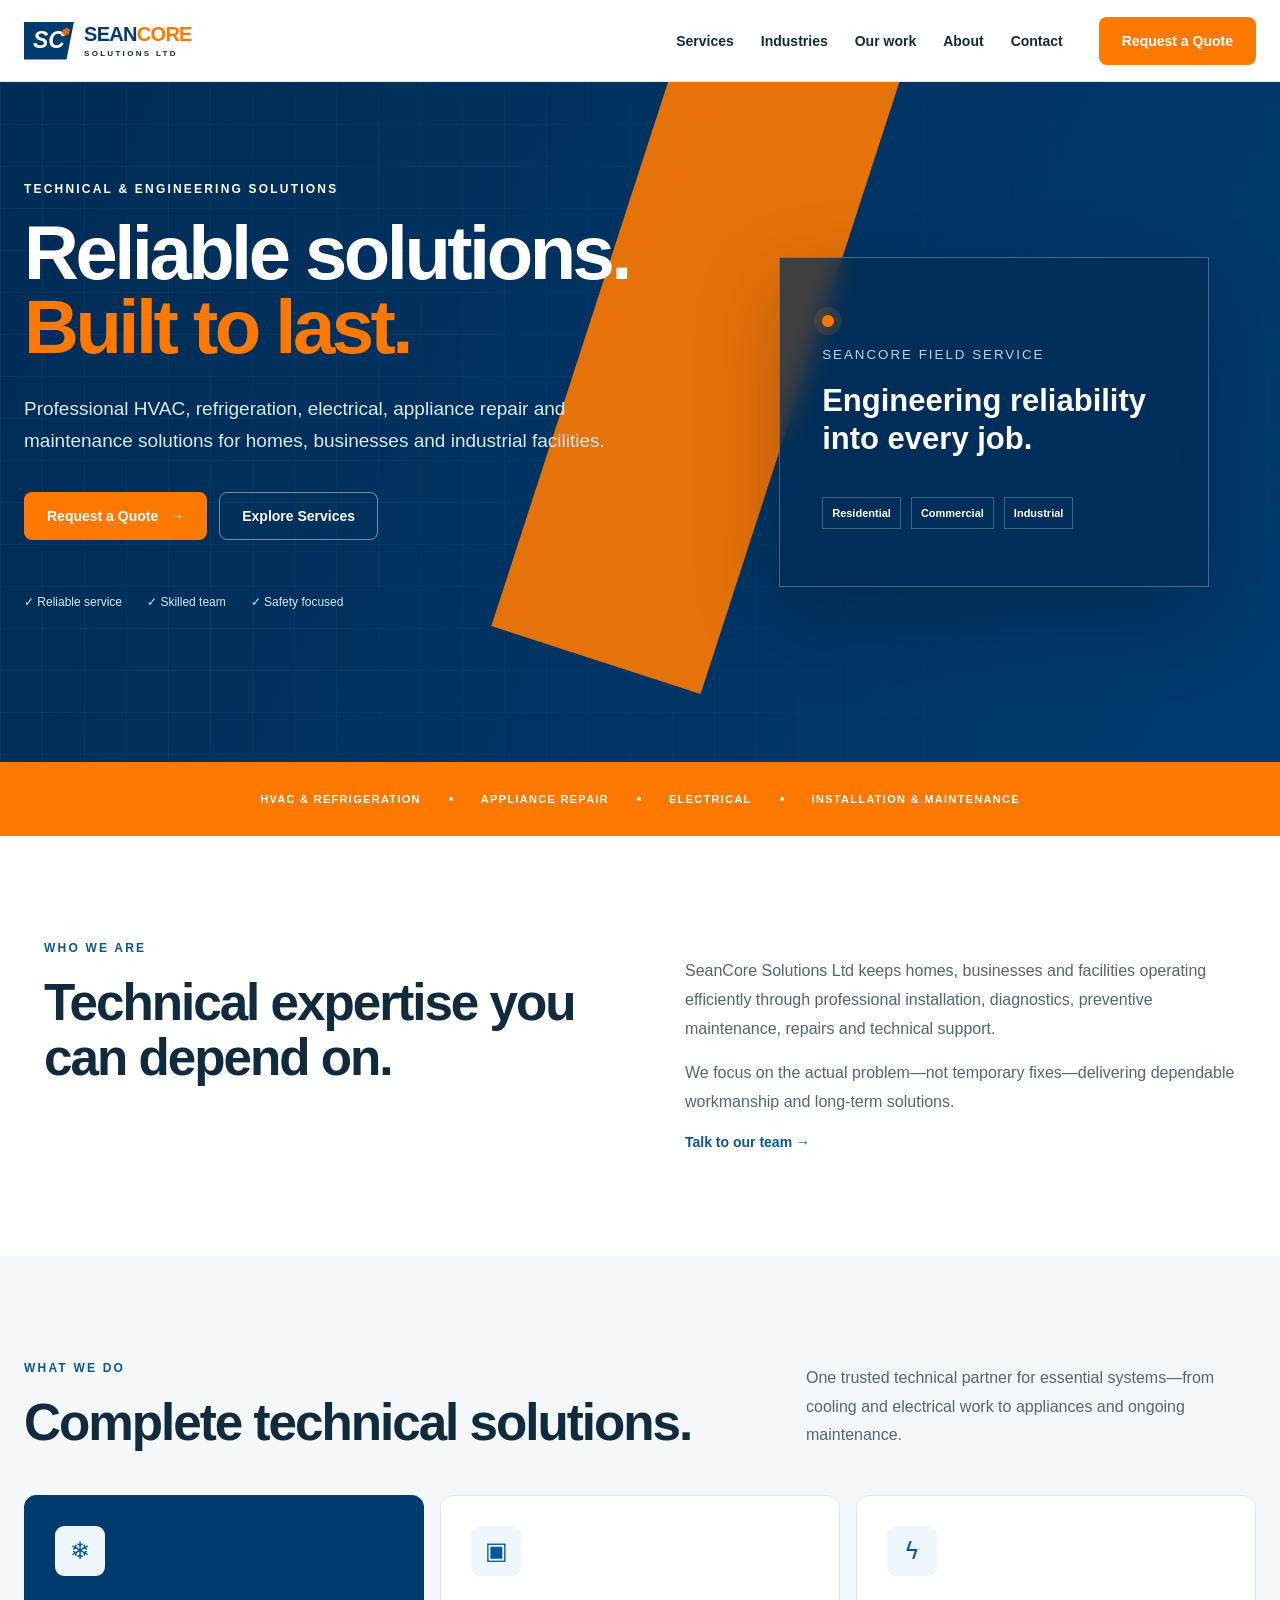
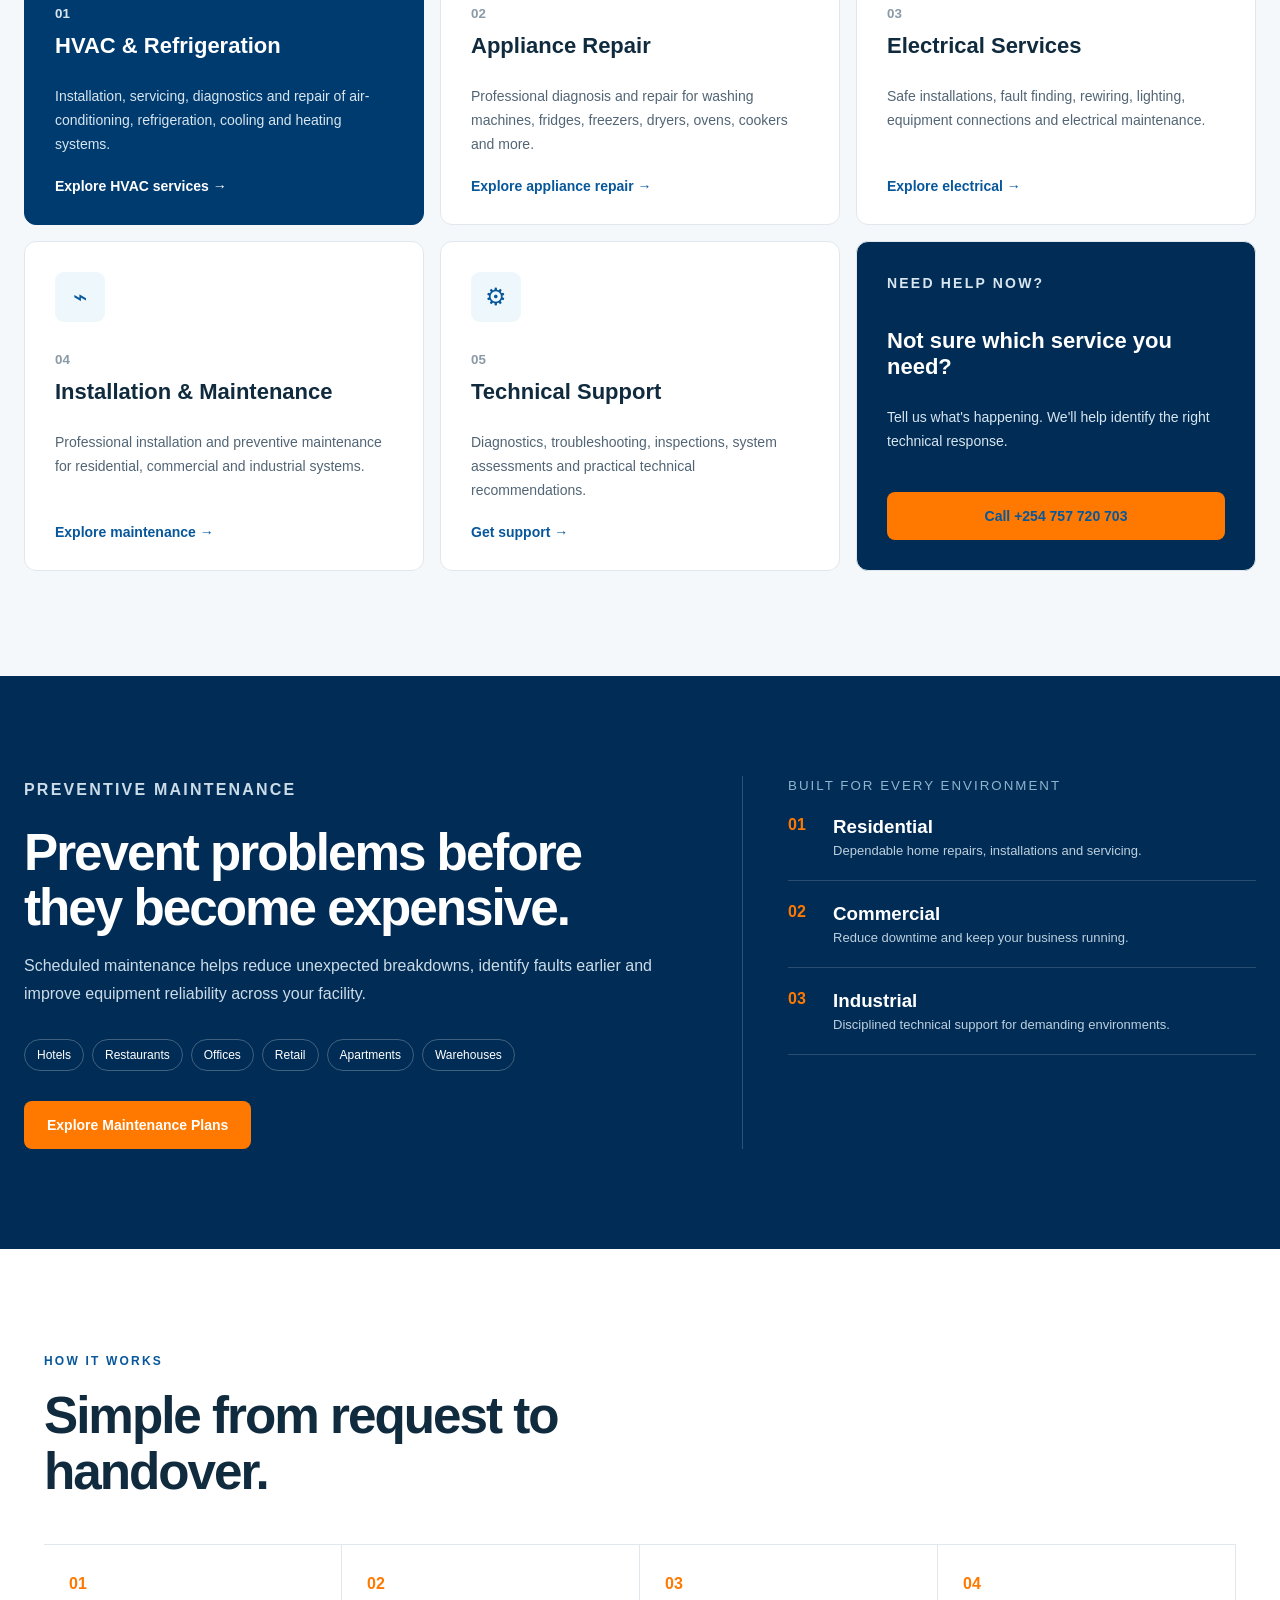
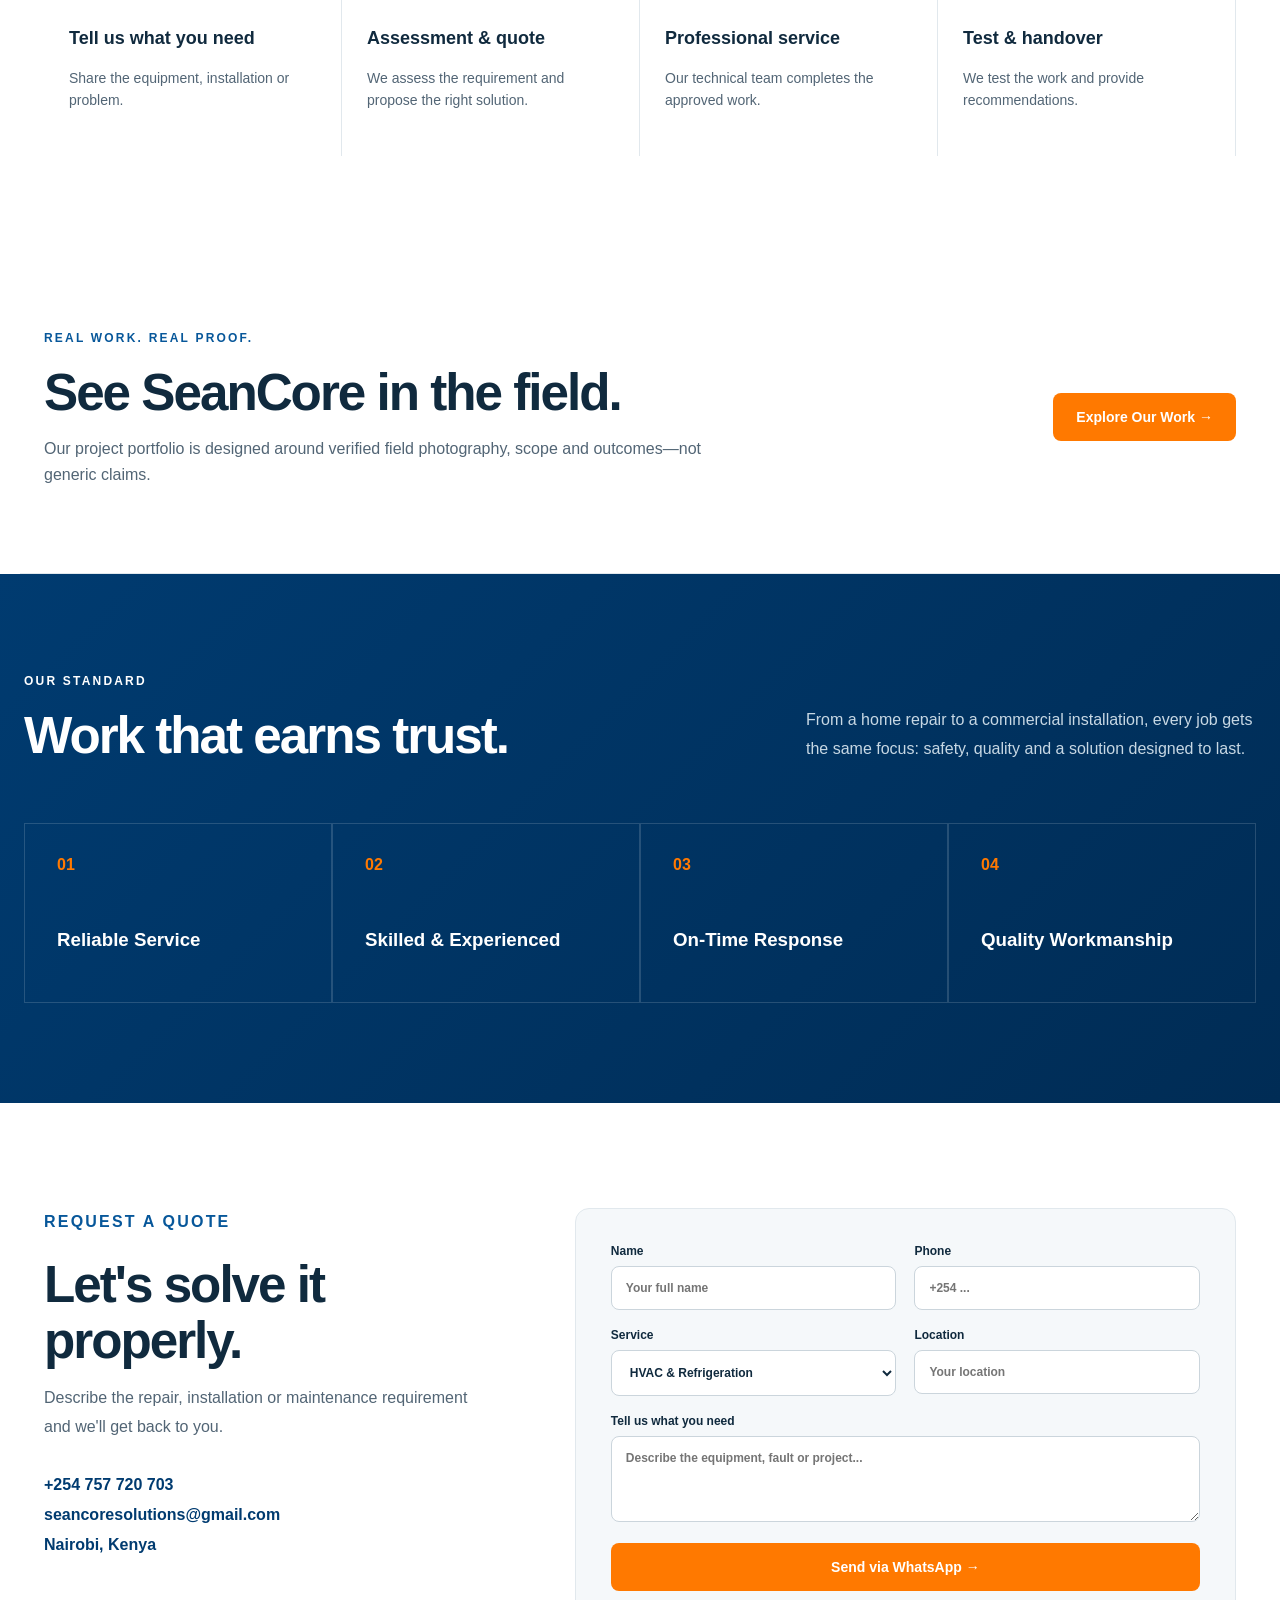
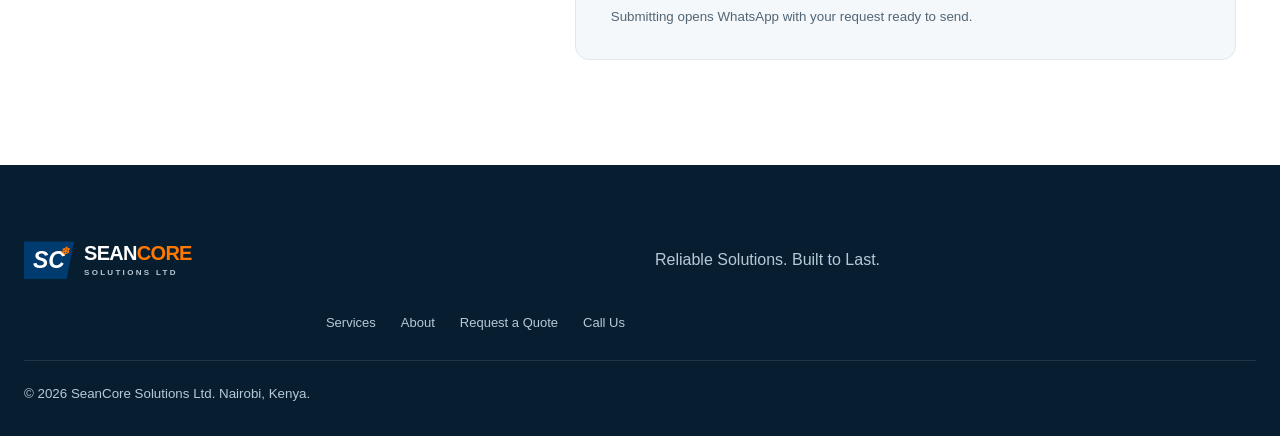
<file: index.html>
<!doctype html>
<html lang="en"><head><meta charset="UTF-8"><meta name="viewport" content="width=device-width,initial-scale=1">
<meta name="description" content="SeanCore Solutions Ltd — HVAC, refrigeration, electrical, appliance repair and technical engineering services in Nairobi, Kenya.">
<title>SeanCore Solutions Ltd | HVAC, Electrical & Technical Services Nairobi</title><link rel="canonical" href="https://sean-steve.github.io/seancore/"><meta property="og:title" content="SeanCore Solutions Ltd | Reliable Solutions. Built to Last."><meta property="og:description" content="HVAC, refrigeration, electrical, appliance repair and preventive maintenance services in Nairobi, Kenya."><meta property="og:type" content="website"><meta property="og:url" content="https://sean-steve.github.io/seancore/"><meta name="theme-color" content="#003B70"><script type="application/ld+json">{"@context":"https://schema.org","@type":"LocalBusiness","name":"SeanCore Solutions Ltd","url":"https://sean-steve.github.io/seancore/","telephone":"+254757720703","email":"seancoresolutions@gmail.com","address":{"@type":"PostalAddress","addressLocality":"Nairobi","addressCountry":"KE"},"areaServed":"Nairobi, Kenya","description":"HVAC, refrigeration, electrical, appliance repair, installation and maintenance services."}</script>
<link rel="stylesheet" href="styles.css"></head>
<body>
<header class="nav"><a class="brand" href="#home" aria-label="SeanCore home"><span class="mark">SC<span>❄</span></span><span><b>SEAN<span>CORE</span></b><small>SOLUTIONS LTD</small></span></a>
<button class="menu" aria-label="Open menu">☰</button><nav><a href="#services">Services</a><a href="#industries">Industries</a><a href="projects.html">Our work</a><a href="#about">About</a><a href="#contact">Contact</a></nav>
<a class="btn btn-primary nav-cta" href="#quote">Request a Quote</a></header>

<main id="home">
<section class="hero"><div class="hero-grid"></div><div class="hero-content">
<p class="eyebrow">TECHNICAL & ENGINEERING SOLUTIONS</p><h1>Reliable solutions.<br><em>Built to last.</em></h1>
<p class="lead">Professional HVAC, refrigeration, electrical, appliance repair and maintenance solutions for homes, businesses and industrial facilities.</p>
<div class="actions"><a class="btn btn-primary" href="#quote">Request a Quote <span>→</span></a><a class="btn btn-ghost" href="#services">Explore Services</a></div>
<div class="trust"><span>✓ Reliable service</span><span>✓ Skilled team</span><span>✓ Safety focused</span></div>
</div>
<div class="hero-visual"><div class="tech-card"><span class="pulse"></span><small>SEANCORE FIELD SERVICE</small><strong>Engineering reliability<br>into every job.</strong><div class="metric"><b>Residential</b><b>Commercial</b><b>Industrial</b></div></div></div>
</section>

<section class="cap-strip"><span>HVAC & REFRIGERATION</span><i></i><span>APPLIANCE REPAIR</span><i></i><span>ELECTRICAL</span><i></i><span>INSTALLATION & MAINTENANCE</span></section>

<section class="section intro" id="about"><div><p class="eyebrow blue">WHO WE ARE</p><h2>Technical expertise you can depend on.</h2></div><div><p class="copy">SeanCore Solutions Ltd keeps homes, businesses and facilities operating efficiently through professional installation, diagnostics, preventive maintenance, repairs and technical support.</p><p class="copy">We focus on the actual problem—not temporary fixes—delivering dependable workmanship and long-term solutions.</p><a class="text-link" href="#contact">Talk to our team →</a></div></section>

<section class="section services" id="services"><div class="section-head"><div><p class="eyebrow blue">WHAT WE DO</p><h2>Complete technical solutions.</h2></div><p>One trusted technical partner for essential systems—from cooling and electrical work to appliances and ongoing maintenance.</p></div>
<div class="cards">
<article class="card featured"><div class="icon">❄</div><small>01</small><h3>HVAC & Refrigeration</h3><p>Installation, servicing, diagnostics and repair of air-conditioning, refrigeration, cooling and heating systems.</p><a href="services/hvac-refrigeration.html">Explore HVAC services →</a></article>
<article class="card"><div class="icon">▣</div><small>02</small><h3>Appliance Repair</h3><p>Professional diagnosis and repair for washing machines, fridges, freezers, dryers, ovens, cookers and more.</p><a href="services/appliance-repair.html">Explore appliance repair →</a></article>
<article class="card"><div class="icon">ϟ</div><small>03</small><h3>Electrical Services</h3><p>Safe installations, fault finding, rewiring, lighting, equipment connections and electrical maintenance.</p><a href="services/electrical.html">Explore electrical →</a></article>
<article class="card"><div class="icon">⌁</div><small>04</small><h3>Installation & Maintenance</h3><p>Professional installation and preventive maintenance for residential, commercial and industrial systems.</p><a href="services/maintenance.html">Explore maintenance →</a></article>
<article class="card"><div class="icon">⚙</div><small>05</small><h3>Technical Support</h3><p>Diagnostics, troubleshooting, inspections, system assessments and practical technical recommendations.</p><a href="#quote">Get support →</a></article>
<article class="card callout"><p class="eyebrow">NEED HELP NOW?</p><h3>Not sure which service you need?</h3><p>Tell us what's happening. We'll help identify the right technical response.</p><a class="btn btn-primary" href="tel:+254757720703">Call +254 757 720 703</a></article>
</div></section>

<section class="maintenance" id="industries"><div class="maint-copy"><p class="eyebrow">PREVENTIVE MAINTENANCE</p><h2>Prevent problems before they become expensive.</h2><p>Scheduled maintenance helps reduce unexpected breakdowns, identify faults earlier and improve equipment reliability across your facility.</p><div class="chips"><span>Hotels</span><span>Restaurants</span><span>Offices</span><span>Retail</span><span>Apartments</span><span>Warehouses</span></div><a class="btn btn-primary" href="services/maintenance.html">Explore Maintenance Plans</a></div>
<div class="maint-panel"><small>BUILT FOR EVERY ENVIRONMENT</small><div><b>01</b><h3>Residential</h3><p>Dependable home repairs, installations and servicing.</p></div><div><b>02</b><h3>Commercial</h3><p>Reduce downtime and keep your business running.</p></div><div><b>03</b><h3>Industrial</h3><p>Disciplined technical support for demanding environments.</p></div></div></section>

<section class="section process"><div class="section-head"><div><p class="eyebrow blue">HOW IT WORKS</p><h2>Simple from request to handover.</h2></div></div>
<div class="steps"><div><b>01</b><h3>Tell us what you need</h3><p>Share the equipment, installation or problem.</p></div><div><b>02</b><h3>Assessment & quote</h3><p>We assess the requirement and propose the right solution.</p></div><div><b>03</b><h3>Professional service</h3><p>Our technical team completes the approved work.</p></div><div><b>04</b><h3>Test & handover</h3><p>We test the work and provide recommendations.</p></div></div></section>

<section class="proof-band"><div><p class="eyebrow blue">REAL WORK. REAL PROOF.</p><h2>See SeanCore in the field.</h2><p>Our project portfolio is designed around verified field photography, scope and outcomes—not generic claims.</p></div><a class="btn btn-primary" href="projects.html">Explore Our Work →</a></section><section class="work" id="projects"><div class="section-head light"><div><p class="eyebrow">OUR STANDARD</p><h2>Work that earns trust.</h2></div><p>From a home repair to a commercial installation, every job gets the same focus: safety, quality and a solution designed to last.</p></div>
<div class="values"><div><span>01</span><h3>Reliable Service</h3></div><div><span>02</span><h3>Skilled & Experienced</h3></div><div><span>03</span><h3>On-Time Response</h3></div><div><span>04</span><h3>Quality Workmanship</h3></div></div></section>

<section class="quote section" id="quote"><div class="quote-copy"><p class="eyebrow blue">REQUEST A QUOTE</p><h2>Let's solve it properly.</h2><p>Describe the repair, installation or maintenance requirement and we'll get back to you.</p><div class="contact-lines"><a href="tel:+254757720703">+254 757 720 703</a><a href="mailto:seancoresolutions@gmail.com">seancoresolutions@gmail.com</a><span>Nairobi, Kenya</span></div></div>
<form id="quoteForm"><label>Name<input required name="name" placeholder="Your full name"></label><label>Phone<input required name="phone" placeholder="+254 ..."></label><label>Service<select name="service"><option>HVAC & Refrigeration</option><option>Appliance Repair</option><option>Electrical Services</option><option>Installation & Maintenance</option><option>Technical Support</option></select></label><label>Location<input name="location" placeholder="Your location"></label><label class="wide">Tell us what you need<textarea required name="message" rows="4" placeholder="Describe the equipment, fault or project..."></textarea></label><button class="btn btn-primary wide" type="submit">Send via WhatsApp →</button><small class="wide">Submitting opens WhatsApp with your request ready to send.</small></form></section>
</main>

<footer id="contact"><div class="brand footer-brand"><span class="mark">SC<span>❄</span></span><span><b>SEAN<span>CORE</span></b><small>SOLUTIONS LTD</small></span></div><p>Reliable Solutions. Built to Last.</p><div class="footer-links"><a href="#services">Services</a><a href="#about">About</a><a href="#quote">Request a Quote</a><a href="tel:+254757720703">Call Us</a></div><small>© <span id="year"></span> SeanCore Solutions Ltd. Nairobi, Kenya.</small></footer>
<div class="mobile-bar"><a href="tel:+254757720703">Call</a><a href="https://wa.me/254757720703">WhatsApp</a><a href="#quote">Get Quote</a></div>
<script src="script.js"></script></body></html>
</file>
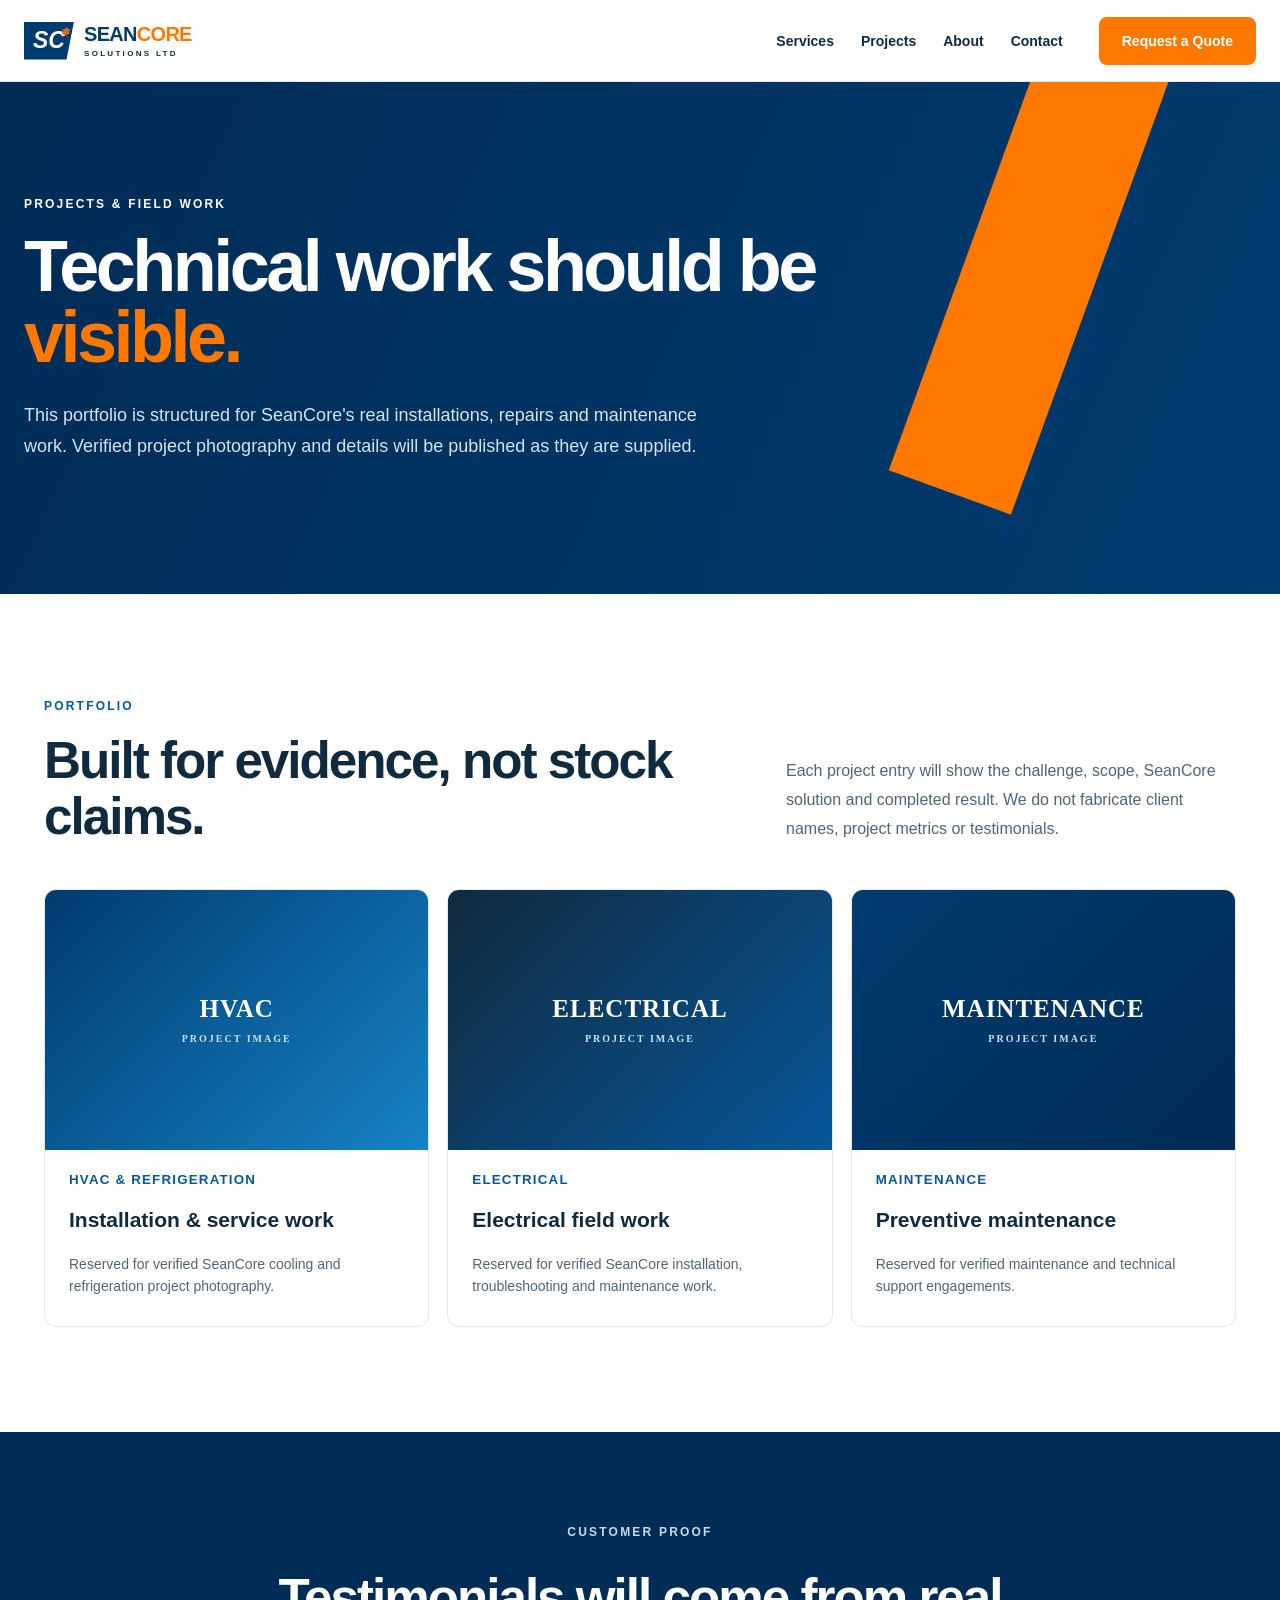
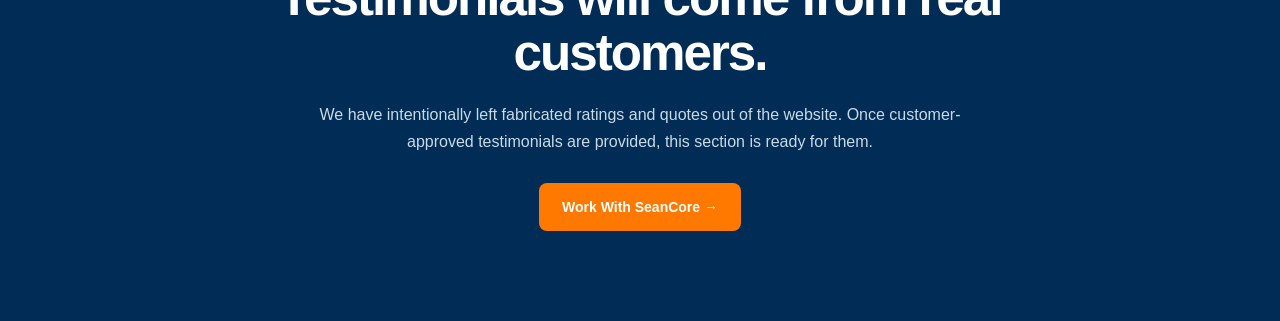
<file: projects.html>
<!doctype html><html lang="en"><head><meta charset="utf-8"><meta name="viewport" content="width=device-width,initial-scale=1"><title>Projects & Field Work | SeanCore Solutions Ltd</title><meta name="description" content="Explore SeanCore Solutions technical work across HVAC, refrigeration, electrical, appliance repair and maintenance in Kenya."><link rel="canonical" href="https://sean-steve.github.io/seancore/projects.html"><link rel="stylesheet" href="styles.css"></head><body class="inner"><header class="nav"><a class="brand" href="index.html"><span class="mark">SC<span>❄</span></span><span><b>SEAN<span>CORE</span></b><small>SOLUTIONS LTD</small></span></a><nav><a href="index.html#services">Services</a><a href="projects.html">Projects</a><a href="index.html#about">About</a><a href="index.html#quote">Contact</a></nav><a class="btn btn-primary nav-cta" href="index.html#quote">Request a Quote</a></header><main><section class="page-hero"><p class="eyebrow">PROJECTS & FIELD WORK</p><h1>Technical work should be <em>visible.</em></h1><p>This portfolio is structured for SeanCore's real installations, repairs and maintenance work. Verified project photography and details will be published as they are supplied.</p></section><section class="section"><div class="section-head"><div><p class="eyebrow blue">PORTFOLIO</p><h2>Built for evidence, not stock claims.</h2></div><p>Each project entry will show the challenge, scope, SeanCore solution and completed result. We do not fabricate client names, project metrics or testimonials.</p></div><div class="project-grid"><article><div class="project-placeholder">HVAC <span>PROJECT IMAGE</span></div><small>HVAC & REFRIGERATION</small><h3>Installation & service work</h3><p>Reserved for verified SeanCore cooling and refrigeration project photography.</p></article><article><div class="project-placeholder electrical">ELECTRICAL <span>PROJECT IMAGE</span></div><small>ELECTRICAL</small><h3>Electrical field work</h3><p>Reserved for verified SeanCore installation, troubleshooting and maintenance work.</p></article><article><div class="project-placeholder maintenance-ph">MAINTENANCE <span>PROJECT IMAGE</span></div><small>MAINTENANCE</small><h3>Preventive maintenance</h3><p>Reserved for verified maintenance and technical support engagements.</p></article></div></section><section class="testimonial-proof"><p class="eyebrow">CUSTOMER PROOF</p><h2>Testimonials will come from real customers.</h2><p>We have intentionally left fabricated ratings and quotes out of the website. Once customer-approved testimonials are provided, this section is ready for them.</p><a class="btn btn-primary" href="index.html#quote">Work With SeanCore →</a></section></main></body></html>
</file>
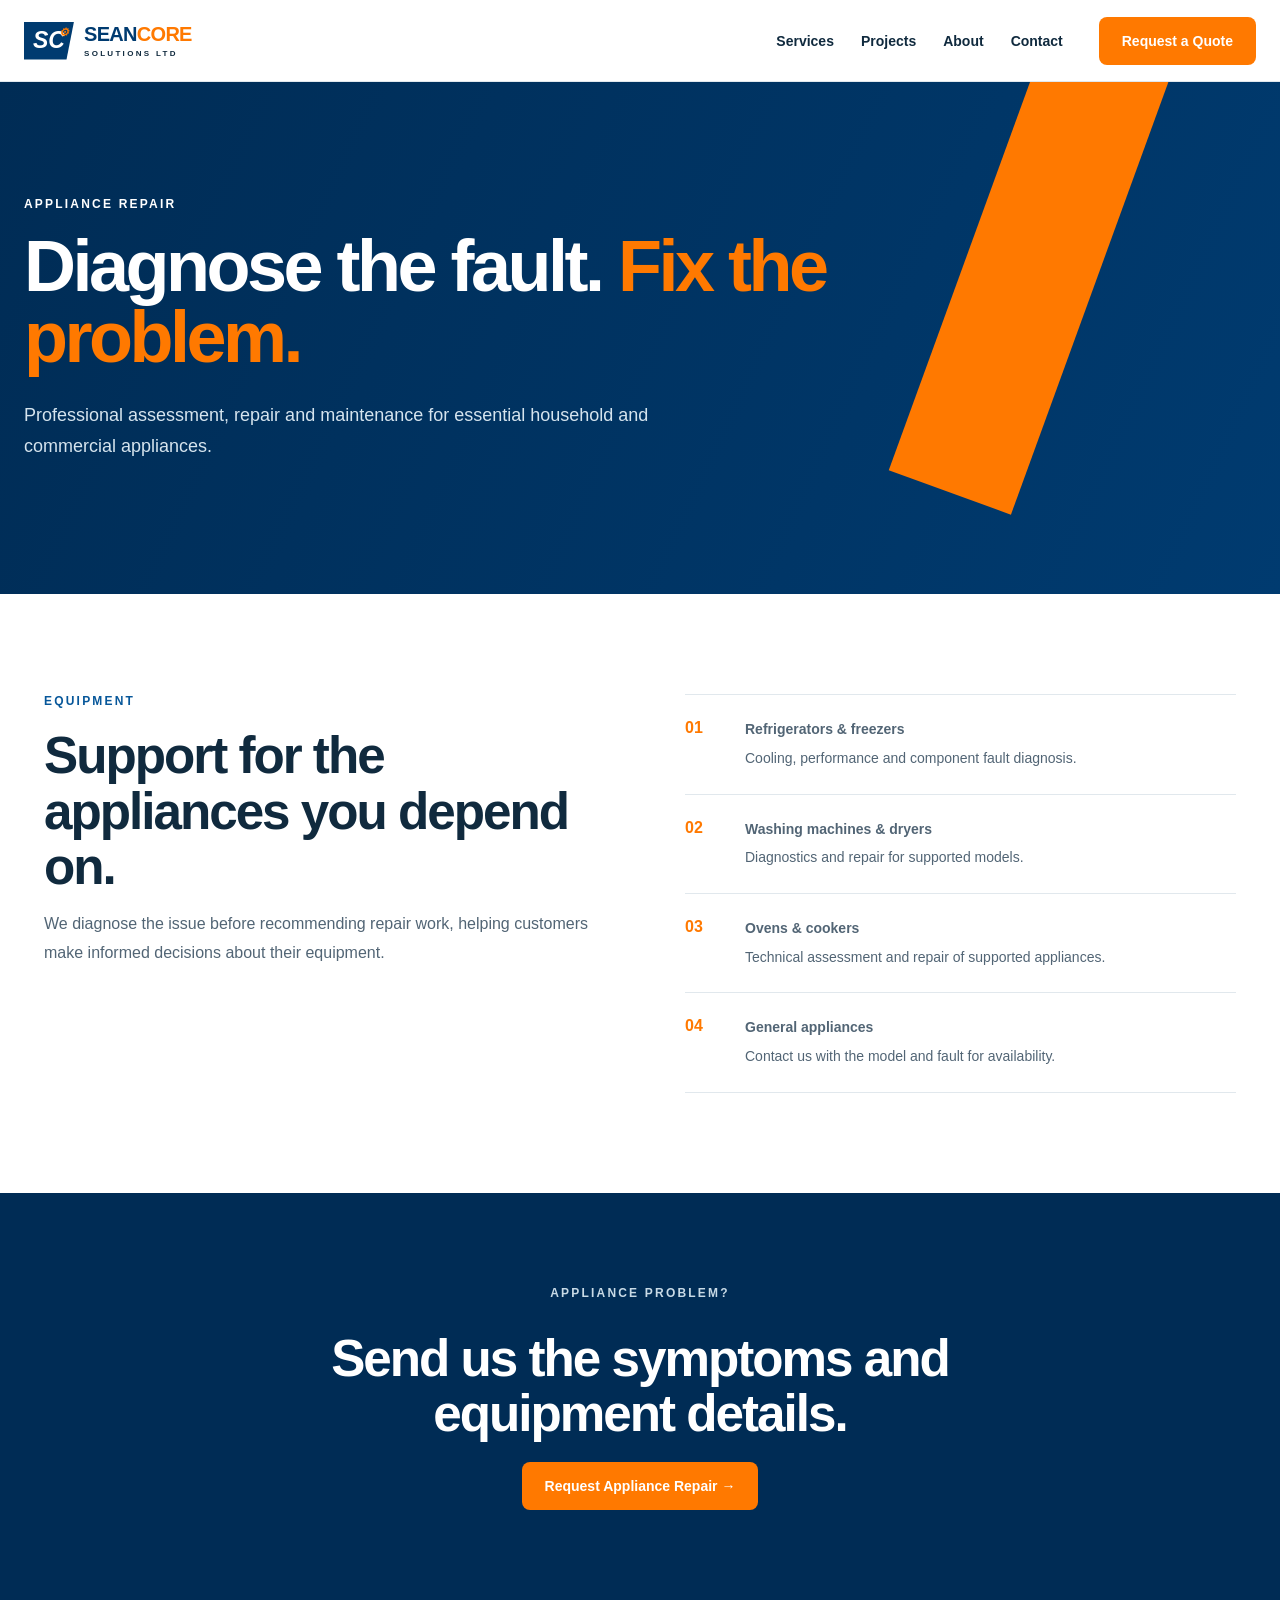
<file: services/appliance-repair.html>
<!doctype html><html lang="en"><head><meta charset="utf-8"><meta name="viewport" content="width=device-width,initial-scale=1"><title>Appliance Repair Nairobi | SeanCore Solutions</title><meta name="description" content="Washing machine, refrigerator, freezer, dryer, oven and cooker diagnostics and repair services in Nairobi."><link rel="canonical" href="https://sean-steve.github.io/seancore/services/appliance-repair.html"><link rel="stylesheet" href="../styles.css"></head><body class="inner"><header class="nav"><a class="brand" href="../index.html"><span class="mark">SC<span>⚙</span></span><span><b>SEAN<span>CORE</span></b><small>SOLUTIONS LTD</small></span></a><nav><a href="../index.html#services">Services</a><a href="../projects.html">Projects</a><a href="../index.html#about">About</a><a href="../index.html#quote">Contact</a></nav><a class="btn btn-primary nav-cta" href="../index.html#quote">Request a Quote</a></header><main><section class="page-hero"><p class="eyebrow">APPLIANCE REPAIR</p><h1>Diagnose the fault. <em>Fix the problem.</em></h1><p>Professional assessment, repair and maintenance for essential household and commercial appliances.</p></section><section class="detail-grid"><div><p class="eyebrow blue">EQUIPMENT</p><h2>Support for the appliances you depend on.</h2><p class="copy">We diagnose the issue before recommending repair work, helping customers make informed decisions about their equipment.</p></div><div class="detail-list"><div><b>01</b><span><strong>Refrigerators & freezers</strong>Cooling, performance and component fault diagnosis.</span></div><div><b>02</b><span><strong>Washing machines & dryers</strong>Diagnostics and repair for supported models.</span></div><div><b>03</b><span><strong>Ovens & cookers</strong>Technical assessment and repair of supported appliances.</span></div><div><b>04</b><span><strong>General appliances</strong>Contact us with the model and fault for availability.</span></div></div></section><section class="service-cta"><p class="eyebrow">APPLIANCE PROBLEM?</p><h2>Send us the symptoms and equipment details.</h2><a class="btn btn-primary" href="../index.html#quote">Request Appliance Repair →</a></section></main><script src="../script.js"></script></body></html>
</file>
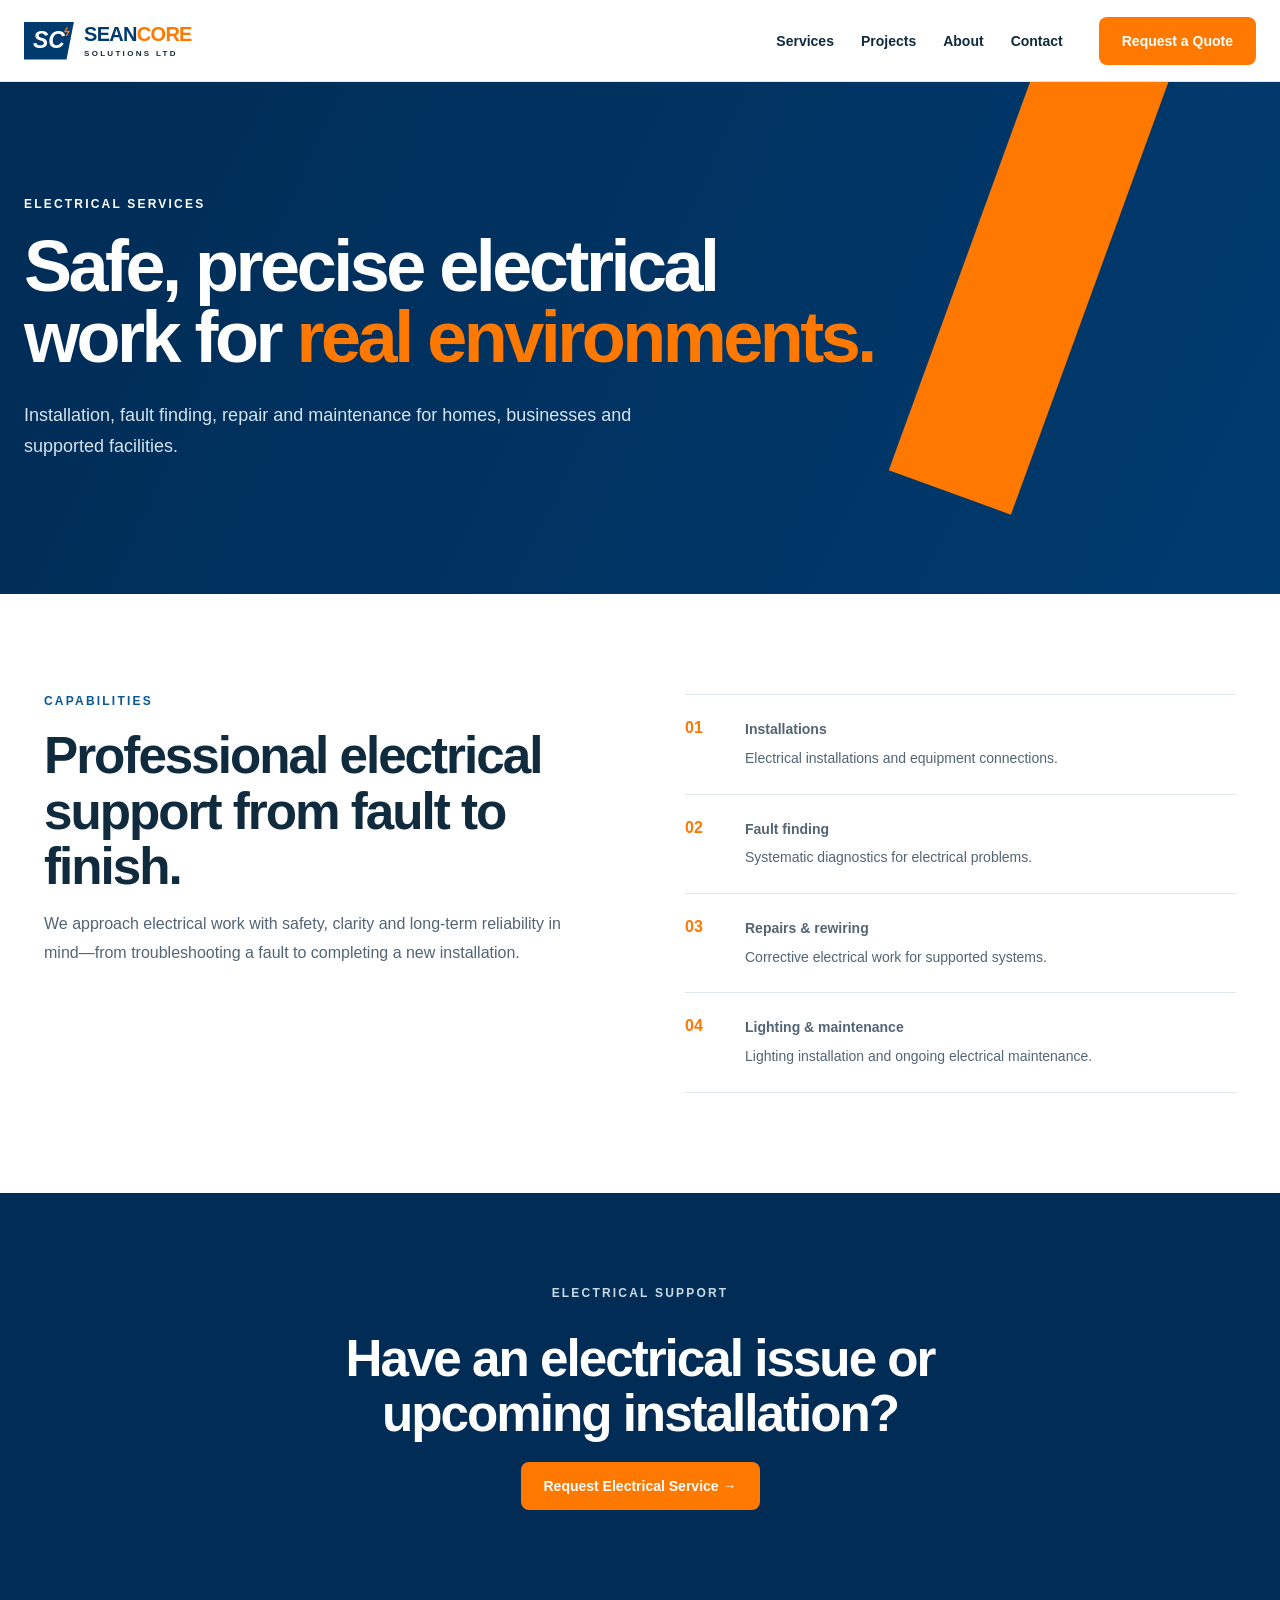
<file: services/electrical.html>
<!doctype html><html lang="en"><head><meta charset="utf-8"><meta name="viewport" content="width=device-width,initial-scale=1"><title>Electrical Services Nairobi | SeanCore Solutions</title><meta name="description" content="Professional electrical installation, fault finding, rewiring, lighting and maintenance services in Nairobi, Kenya."><link rel="canonical" href="https://sean-steve.github.io/seancore/services/electrical.html"><link rel="stylesheet" href="../styles.css"></head><body class="inner"><header class="nav"><a class="brand" href="../index.html"><span class="mark">SC<span>ϟ</span></span><span><b>SEAN<span>CORE</span></b><small>SOLUTIONS LTD</small></span></a><nav><a href="../index.html#services">Services</a><a href="../projects.html">Projects</a><a href="../index.html#about">About</a><a href="../index.html#quote">Contact</a></nav><a class="btn btn-primary nav-cta" href="../index.html#quote">Request a Quote</a></header><main><section class="page-hero"><p class="eyebrow">ELECTRICAL SERVICES</p><h1>Safe, precise electrical work for <em>real environments.</em></h1><p>Installation, fault finding, repair and maintenance for homes, businesses and supported facilities.</p></section><section class="detail-grid"><div><p class="eyebrow blue">CAPABILITIES</p><h2>Professional electrical support from fault to finish.</h2><p class="copy">We approach electrical work with safety, clarity and long-term reliability in mind—from troubleshooting a fault to completing a new installation.</p></div><div class="detail-list"><div><b>01</b><span><strong>Installations</strong>Electrical installations and equipment connections.</span></div><div><b>02</b><span><strong>Fault finding</strong>Systematic diagnostics for electrical problems.</span></div><div><b>03</b><span><strong>Repairs & rewiring</strong>Corrective electrical work for supported systems.</span></div><div><b>04</b><span><strong>Lighting & maintenance</strong>Lighting installation and ongoing electrical maintenance.</span></div></div></section><section class="service-cta"><p class="eyebrow">ELECTRICAL SUPPORT</p><h2>Have an electrical issue or upcoming installation?</h2><a class="btn btn-primary" href="../index.html#quote">Request Electrical Service →</a></section></main><script src="../script.js"></script></body></html>
</file>
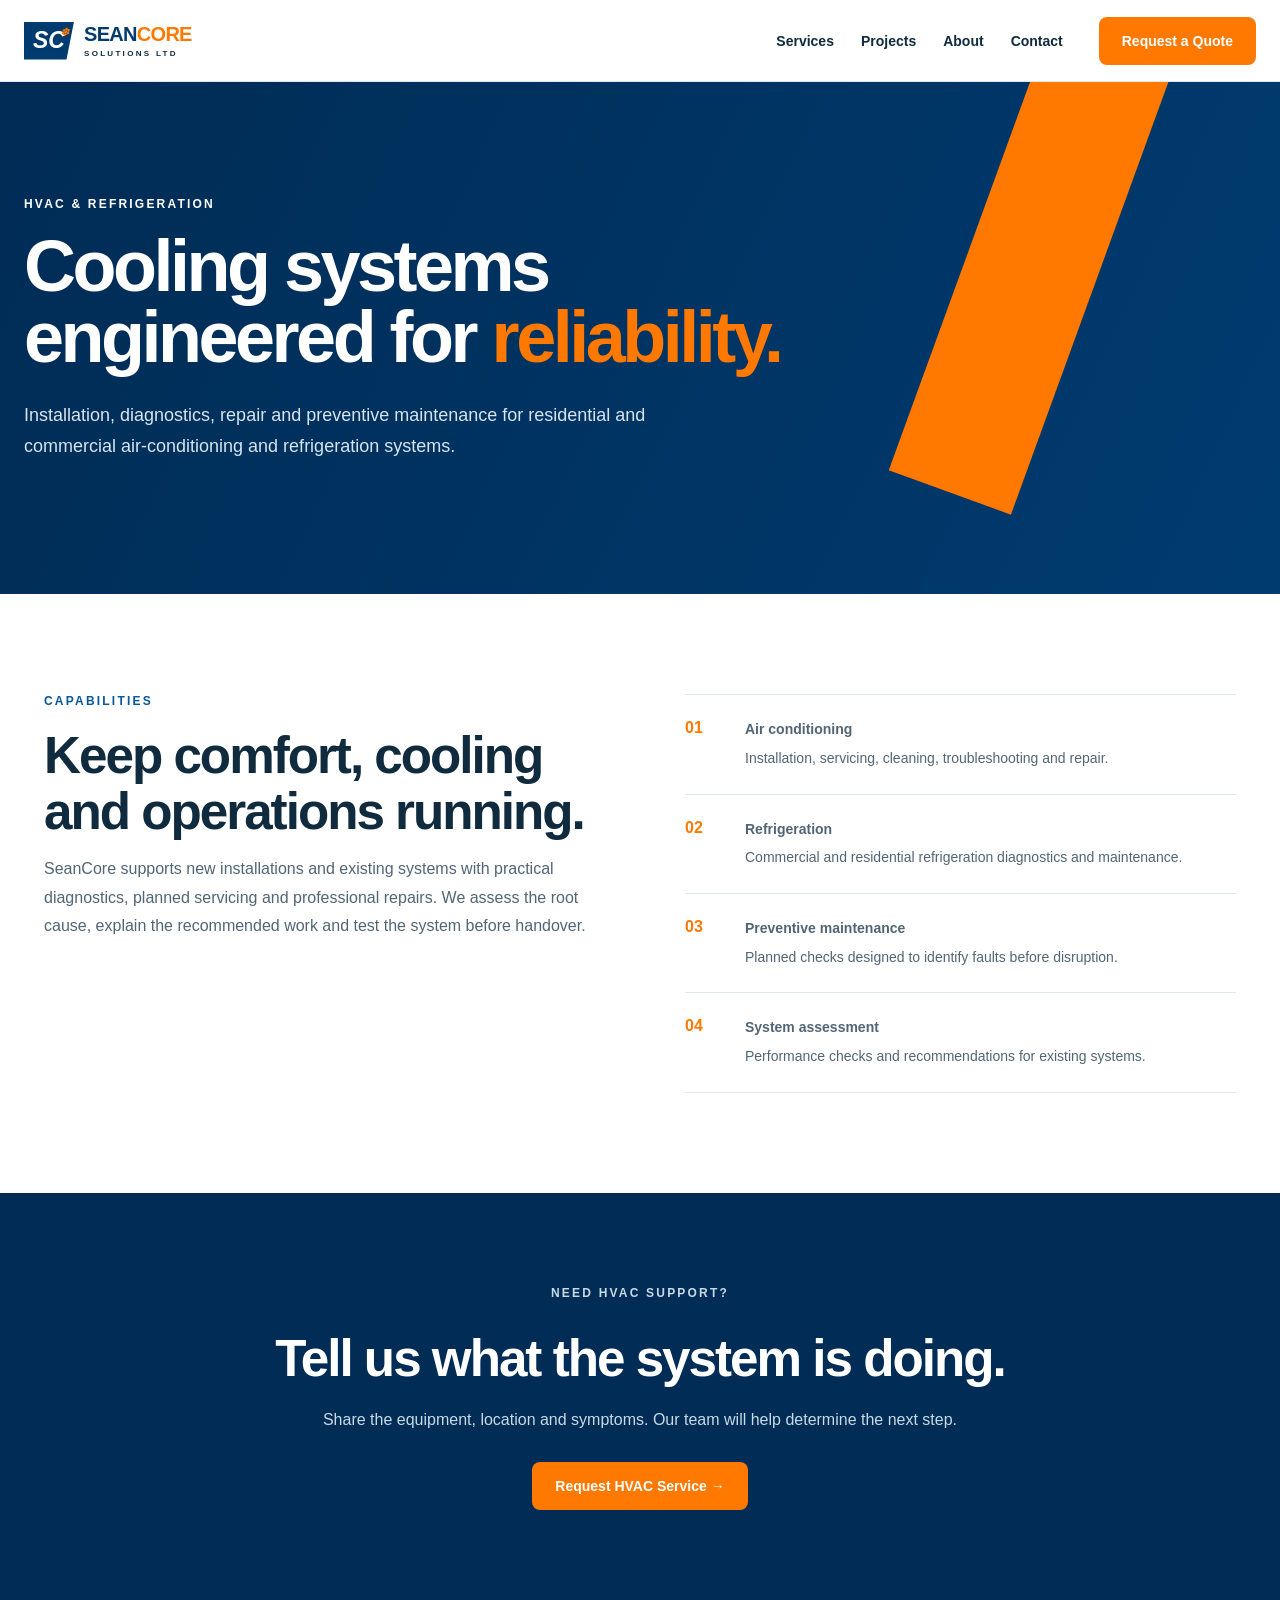
<file: services/hvac-refrigeration.html>
<!doctype html><html lang="en"><head><meta charset="utf-8"><meta name="viewport" content="width=device-width,initial-scale=1"><title>HVAC & Refrigeration Services Nairobi | SeanCore Solutions</title><meta name="description" content="Professional air conditioning, refrigeration, cooling system installation, servicing, diagnostics and preventive maintenance in Nairobi, Kenya."><link rel="canonical" href="https://sean-steve.github.io/seancore/services/hvac-refrigeration.html"><link rel="stylesheet" href="../styles.css"></head><body class="inner"><header class="nav"><a class="brand" href="../index.html"><span class="mark">SC<span>❄</span></span><span><b>SEAN<span>CORE</span></b><small>SOLUTIONS LTD</small></span></a><nav><a href="../index.html#services">Services</a><a href="../projects.html">Projects</a><a href="../index.html#about">About</a><a href="../index.html#quote">Contact</a></nav><a class="btn btn-primary nav-cta" href="../index.html#quote">Request a Quote</a></header><main><section class="page-hero"><p class="eyebrow">HVAC & REFRIGERATION</p><h1>Cooling systems engineered for <em>reliability.</em></h1><p>Installation, diagnostics, repair and preventive maintenance for residential and commercial air-conditioning and refrigeration systems.</p></section><section class="detail-grid"><div><p class="eyebrow blue">CAPABILITIES</p><h2>Keep comfort, cooling and operations running.</h2><p class="copy">SeanCore supports new installations and existing systems with practical diagnostics, planned servicing and professional repairs. We assess the root cause, explain the recommended work and test the system before handover.</p></div><div class="detail-list"><div><b>01</b><span><strong>Air conditioning</strong>Installation, servicing, cleaning, troubleshooting and repair.</span></div><div><b>02</b><span><strong>Refrigeration</strong>Commercial and residential refrigeration diagnostics and maintenance.</span></div><div><b>03</b><span><strong>Preventive maintenance</strong>Planned checks designed to identify faults before disruption.</span></div><div><b>04</b><span><strong>System assessment</strong>Performance checks and recommendations for existing systems.</span></div></div></section><section class="service-cta"><p class="eyebrow">NEED HVAC SUPPORT?</p><h2>Tell us what the system is doing.</h2><p>Share the equipment, location and symptoms. Our team will help determine the next step.</p><a class="btn btn-primary" href="../index.html#quote">Request HVAC Service →</a></section></main><script src="../script.js"></script></body></html>
</file>
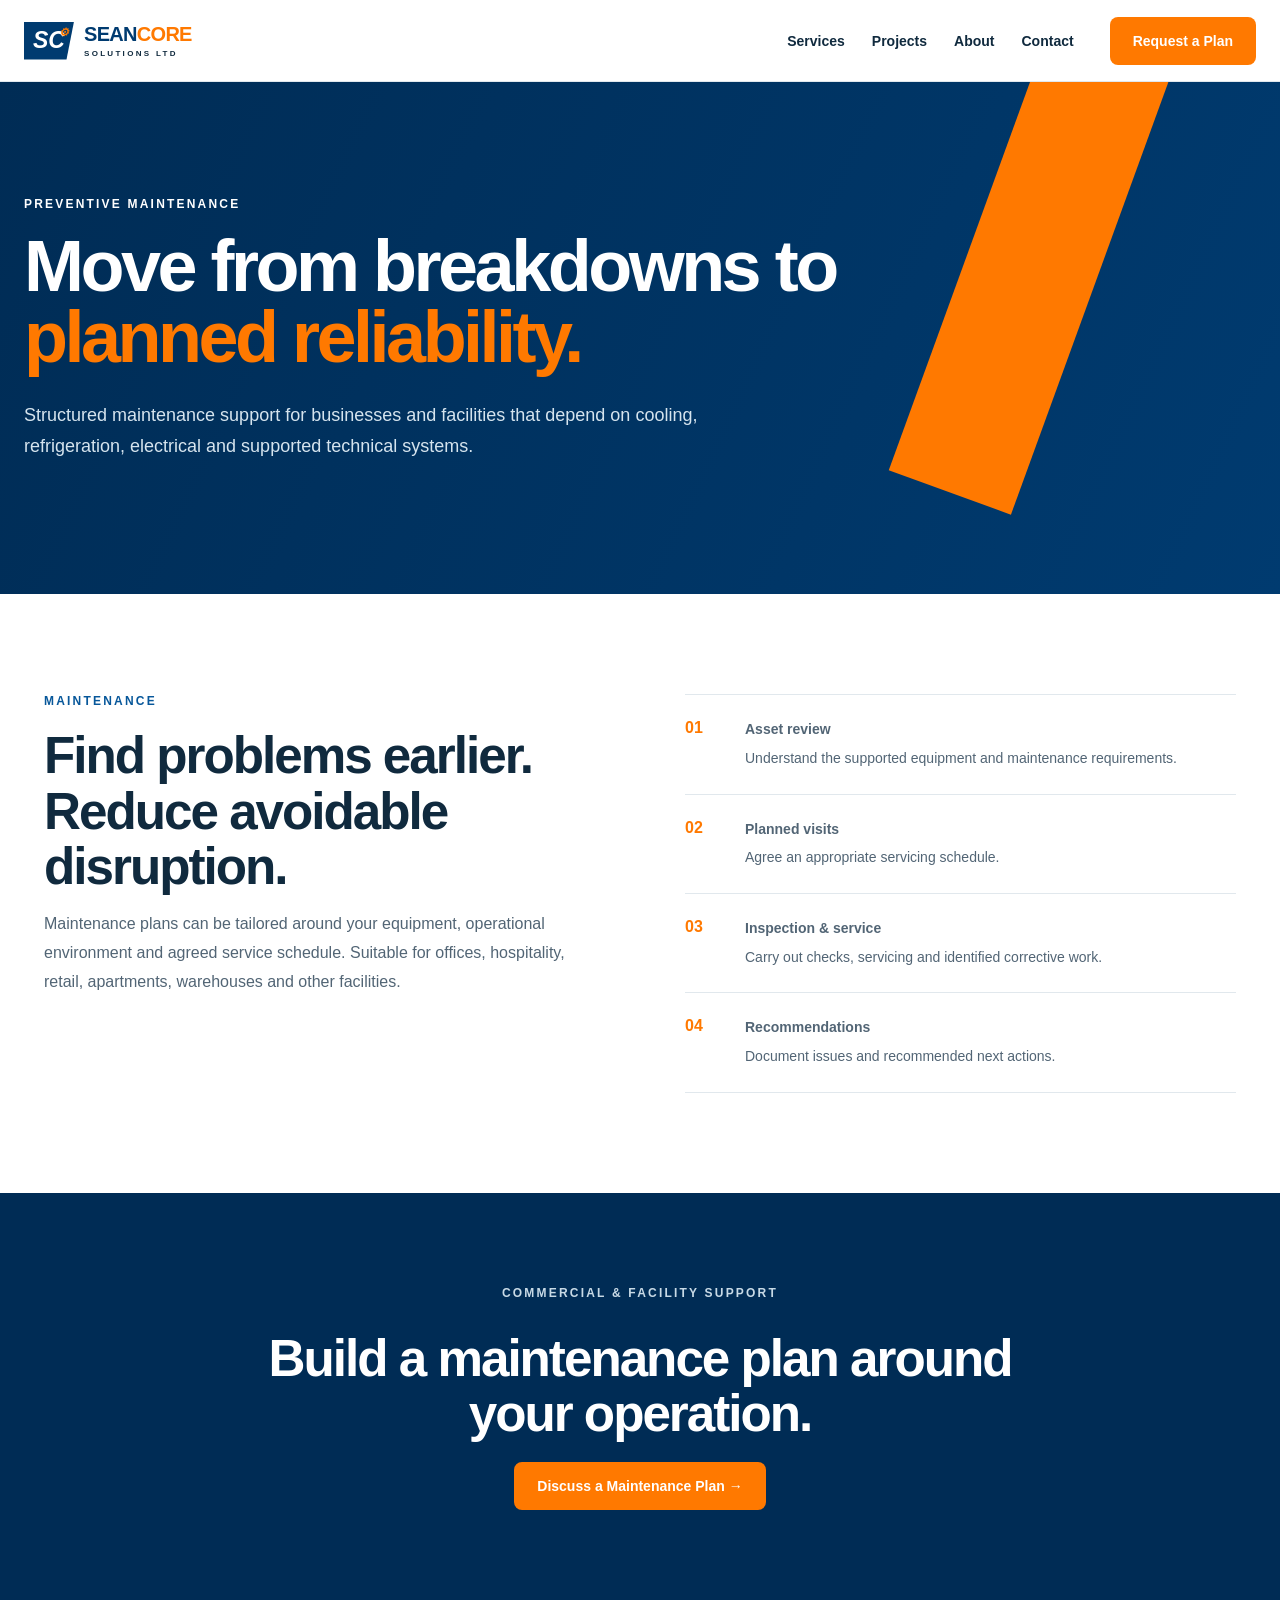
<file: services/maintenance.html>
<!doctype html><html lang="en"><head><meta charset="utf-8"><meta name="viewport" content="width=device-width,initial-scale=1"><title>Preventive Maintenance Nairobi | SeanCore Solutions</title><meta name="description" content="Planned preventive maintenance for HVAC, refrigeration, electrical and supported technical systems in Nairobi."><link rel="canonical" href="https://sean-steve.github.io/seancore/services/maintenance.html"><link rel="stylesheet" href="../styles.css"></head><body class="inner"><header class="nav"><a class="brand" href="../index.html"><span class="mark">SC<span>⚙</span></span><span><b>SEAN<span>CORE</span></b><small>SOLUTIONS LTD</small></span></a><nav><a href="../index.html#services">Services</a><a href="../projects.html">Projects</a><a href="../index.html#about">About</a><a href="../index.html#quote">Contact</a></nav><a class="btn btn-primary nav-cta" href="../index.html#quote">Request a Plan</a></header><main><section class="page-hero"><p class="eyebrow">PREVENTIVE MAINTENANCE</p><h1>Move from breakdowns to <em>planned reliability.</em></h1><p>Structured maintenance support for businesses and facilities that depend on cooling, refrigeration, electrical and supported technical systems.</p></section><section class="detail-grid"><div><p class="eyebrow blue">MAINTENANCE</p><h2>Find problems earlier. Reduce avoidable disruption.</h2><p class="copy">Maintenance plans can be tailored around your equipment, operational environment and agreed service schedule. Suitable for offices, hospitality, retail, apartments, warehouses and other facilities.</p></div><div class="detail-list"><div><b>01</b><span><strong>Asset review</strong>Understand the supported equipment and maintenance requirements.</span></div><div><b>02</b><span><strong>Planned visits</strong>Agree an appropriate servicing schedule.</span></div><div><b>03</b><span><strong>Inspection & service</strong>Carry out checks, servicing and identified corrective work.</span></div><div><b>04</b><span><strong>Recommendations</strong>Document issues and recommended next actions.</span></div></div></section><section class="service-cta"><p class="eyebrow">COMMERCIAL & FACILITY SUPPORT</p><h2>Build a maintenance plan around your operation.</h2><a class="btn btn-primary" href="../index.html#quote">Discuss a Maintenance Plan →</a></section></main><script src="../script.js"></script></body></html>
</file>
<file: styles.css>
:root{--navy:#003B70;--deep:#002C55;--blue:#07579A;--sky:#1683C4;--orange:#FF7900;--orange2:#E86700;--ink:#102A3E;--slate:#526575;--ice:#F5F8FA;--line:#E1E8ED;--white:#fff;--max:1240px}*{box-sizing:border-box}html{scroll-behavior:smooth}body{margin:0;color:var(--ink);font-family:Inter,Arial,sans-serif;background:#fff}h1,h2,h3,.brand{font-family:Manrope,Inter,Arial,sans-serif}a{text-decoration:none;color:inherit}.nav{height:82px;display:flex;align-items:center;gap:36px;padding:0 max(24px,calc((100vw - var(--max))/2));position:sticky;top:0;background:rgba(255,255,255,.96);z-index:20;border-bottom:1px solid var(--line);backdrop-filter:blur(12px)}.brand{display:flex;align-items:center;gap:10px;margin-right:auto}.brand>b,.brand b{display:block;font-size:20px;line-height:1;color:var(--navy);letter-spacing:-.7px}.brand b span{color:var(--orange)}.brand small{display:block;font-size:8px;letter-spacing:2.3px;font-weight:800;margin-top:5px}.mark{width:50px;height:38px;background:var(--navy);color:white;font-weight:900;font-style:italic;font-size:23px;display:grid;place-items:center;position:relative;clip-path:polygon(0 0,100% 0,85% 100%,0 100%)}.mark span{position:absolute;color:var(--orange);font-size:11px;right:5px;top:4px}.nav nav{display:flex;gap:27px;font-size:14px;font-weight:650}.nav nav a:hover{color:var(--orange)}.btn{display:inline-flex;align-items:center;justify-content:center;gap:12px;min-height:48px;padding:0 22px;border-radius:8px;font-weight:750;font-size:14px;border:1px solid transparent;transition:.18s ease;cursor:pointer}.btn-primary{background:var(--orange);color:#fff}.btn-primary:hover{background:var(--orange2);transform:translateY(-1px)}.btn-ghost{border-color:rgba(255,255,255,.45);color:#fff}.menu{display:none;border:0;background:none;font-size:24px}.hero{min-height:680px;background:linear-gradient(115deg,var(--deep),var(--navy));color:#fff;display:grid;grid-template-columns:minmax(0,1.15fr) minmax(340px,.85fr);padding:100px max(24px,calc((100vw - var(--max))/2));position:relative;overflow:hidden}.hero:after{content:"";position:absolute;width:220px;height:900px;background:var(--orange);right:34%;top:-300px;transform:rotate(18deg);opacity:.9}.hero-grid{position:absolute;inset:0;background-image:linear-gradient(rgba(255,255,255,.035) 1px,transparent 1px),linear-gradient(90deg,rgba(255,255,255,.035) 1px,transparent 1px);background-size:42px 42px;mask-image:linear-gradient(90deg,#000,transparent)}.hero-content{position:relative;z-index:2;max-width:760px}.eyebrow{font-size:12px;letter-spacing:2.2px;font-weight:850;color:#fff;margin:0 0 20px}.eyebrow.blue{color:var(--blue)}h1{font-size:clamp(48px,6vw,76px);line-height:.98;letter-spacing:-3.5px;margin:0 0 28px;max-width:800px}h1 em{color:var(--orange);font-style:normal}.lead{font-size:19px;line-height:1.7;max-width:650px;color:#dbe8f1}.actions{display:flex;gap:12px;margin:34px 0}.trust{display:flex;gap:25px;font-size:12px;color:#d9e7f1;margin-top:55px}.hero-visual{position:relative;z-index:3;display:grid;place-items:center}.tech-card{width:min(430px,90%);min-height:330px;border:1px solid rgba(255,255,255,.28);background:rgba(0,44,85,.72);backdrop-filter:blur(12px);padding:42px;display:flex;flex-direction:column;justify-content:center;box-shadow:0 30px 80px rgba(0,0,0,.22)}.tech-card small{letter-spacing:2px;color:#b8d5e8}.tech-card strong{font:700 31px/1.2 Manrope,Arial;margin:20px 0 40px}.metric{display:flex;gap:10px;flex-wrap:wrap}.metric b{font-size:11px;border:1px solid rgba(255,255,255,.25);padding:9px}.pulse{width:12px;height:12px;background:var(--orange);border-radius:50%;margin-bottom:20px;box-shadow:0 0 0 8px rgba(255,121,0,.13)}.cap-strip{min-height:74px;background:var(--orange);color:white;display:flex;align-items:center;justify-content:center;gap:28px;font-size:11px;font-weight:850;letter-spacing:1.3px}.cap-strip i{width:4px;height:4px;border-radius:50%;background:#fff}.section{max-width:var(--max);margin:auto;padding:105px 24px}.intro{display:grid;grid-template-columns:1fr 1fr;gap:90px;align-items:start}h2{font-size:clamp(35px,4vw,52px);line-height:1.08;letter-spacing:-2px;margin:0}.copy,.section-head>p,.maint-copy>p,.quote-copy>p{font-size:16px;line-height:1.8;color:var(--slate)}.text-link,.card a{color:var(--blue);font-weight:750;font-size:14px}.section-head{display:flex;align-items:end;justify-content:space-between;gap:50px;margin-bottom:45px}.section-head>div{max-width:700px}.section-head>p{max-width:450px;margin:0}.services{max-width:none;background:var(--ice);padding-left:max(24px,calc((100vw - var(--max))/2));padding-right:max(24px,calc((100vw - var(--max))/2))}.cards{display:grid;grid-template-columns:repeat(3,1fr);gap:16px}.card{min-height:330px;padding:30px;background:#fff;border:1px solid var(--line);border-radius:12px;display:flex;flex-direction:column;transition:.18s}.card:hover{border-color:var(--sky);transform:translateY(-3px);box-shadow:0 12px 35px rgba(16,42,62,.08)}.card .icon{width:50px;height:50px;border-radius:9px;background:#edf7fc;color:var(--blue);display:grid;place-items:center;font-size:24px;margin-bottom:30px}.card small{color:#8a9aa7;font-weight:800}.card h3{font-size:22px;margin:12px 0}.card p{color:var(--slate);line-height:1.7;font-size:14px}.card a{margin-top:auto}.card.featured{background:var(--navy);color:white;border-color:var(--navy)}.card.featured p,.card.featured small{color:#d7e6ef}.card.featured a{color:#fff}.card.callout{background:var(--deep);color:#fff}.card.callout p{color:#d7e6ef}.card.callout .btn{margin-top:auto}.maintenance{display:grid;grid-template-columns:1.1fr .9fr;background:var(--deep);color:#fff;padding:100px max(24px,calc((100vw - var(--max))/2));gap:90px}.maint-copy>p{color:#cbdce8}.chips{display:flex;gap:8px;flex-wrap:wrap;margin:30px 0}.chips span{border:1px solid rgba(255,255,255,.25);padding:8px 12px;border-radius:999px;font-size:12px}.maint-panel{border-left:1px solid rgba(255,255,255,.18);padding-left:45px}.maint-panel>small{letter-spacing:2px;color:#8fb4ce}.maint-panel>div{position:relative;border-bottom:1px solid rgba(255,255,255,.16);padding:22px 0 22px 45px}.maint-panel b{position:absolute;left:0;color:var(--orange)}.maint-panel h3{margin:0 0 5px}.maint-panel p{margin:0;color:#bdd0de;font-size:13px}.steps{display:grid;grid-template-columns:repeat(4,1fr);border-top:1px solid var(--line)}.steps>div{padding:30px 25px;border-right:1px solid var(--line)}.steps b{color:var(--orange)}.steps h3{font-size:18px;margin-top:35px}.steps p{font-size:14px;color:var(--slate);line-height:1.6}.work{background:linear-gradient(135deg,var(--navy),var(--deep));color:#fff;padding:100px max(24px,calc((100vw - var(--max))/2))}.light>p{color:#c7d8e4}.values{display:grid;grid-template-columns:repeat(4,1fr);margin-top:60px}.values div{padding:32px;border:1px solid rgba(255,255,255,.15);min-height:180px}.values span{color:var(--orange);font-weight:800}.values h3{margin-top:55px}.quote{display:grid;grid-template-columns:.8fr 1.2fr;gap:90px}.contact-lines{display:flex;flex-direction:column;gap:12px;margin-top:35px;font-weight:700;color:var(--navy)}form{background:var(--ice);border:1px solid var(--line);padding:35px;border-radius:14px;display:grid;grid-template-columns:1fr 1fr;gap:18px}label{font-size:12px;font-weight:800;color:var(--ink)}input,select,textarea{width:100%;margin-top:8px;border:1px solid #CBD5DC;border-radius:8px;background:#fff;padding:14px;font:inherit;color:var(--ink);outline:none}input:focus,select:focus,textarea:focus{border-color:var(--blue);box-shadow:0 0 0 3px rgba(7,87,154,.12)}.wide{grid-column:1/-1}form small{color:var(--slate)}footer{background:#071e31;color:#b8c9d6;padding:70px max(24px,calc((100vw - var(--max))/2)) 35px;display:grid;grid-template-columns:1fr 1fr;gap:30px}.footer-brand b{color:#fff}.footer-links{display:flex;justify-content:flex-end;gap:25px;font-size:13px}.footer-links a:hover{color:var(--orange)}footer>small{grid-column:1/-1;border-top:1px solid rgba(255,255,255,.1);padding-top:25px}.mobile-bar{display:none}
@media(max-width:900px){.nav{height:70px}.nav nav,.nav-cta{display:none}.menu{display:block}.nav.open nav{display:flex;position:absolute;top:70px;left:0;right:0;background:#fff;flex-direction:column;padding:25px;border-bottom:1px solid var(--line)}.hero{grid-template-columns:1fr;padding-top:75px;min-height:auto}.hero-visual{display:none}.hero:after{right:-130px}.trust{flex-wrap:wrap}.cap-strip{overflow:hidden;justify-content:flex-start;padding:0 24px;white-space:nowrap}.intro,.maintenance,.quote{grid-template-columns:1fr;gap:50px}.cards{grid-template-columns:1fr 1fr}.steps,.values{grid-template-columns:1fr 1fr}.section-head{align-items:start;flex-direction:column}.maint-panel{padding-left:25px}.section{padding-top:75px;padding-bottom:75px}}
@media(max-width:620px){body{padding-bottom:58px}.brand b{font-size:17px}.mark{width:43px;height:34px}.hero{padding-top:65px;padding-bottom:70px}h1{letter-spacing:-2px}.lead{font-size:17px}.actions{flex-direction:column;align-items:stretch}.trust{margin-top:35px;gap:12px}.cards,.steps,.values{grid-template-columns:1fr}.card{min-height:300px}.maintenance,.work{padding-top:75px;padding-bottom:75px}.quote{padding-left:18px;padding-right:18px}form{grid-template-columns:1fr;padding:22px}form label{grid-column:1/-1}.footer-links{justify-content:flex-start;flex-wrap:wrap}footer{grid-template-columns:1fr}.mobile-bar{display:grid;grid-template-columns:1fr 1fr 1fr;position:fixed;bottom:0;left:0;right:0;height:58px;background:#fff;z-index:30;border-top:1px solid var(--line);box-shadow:0 -5px 20px rgba(0,0,0,.07)}.mobile-bar a{display:grid;place-items:center;font-size:12px;font-weight:800;color:var(--navy);border-right:1px solid var(--line)}.mobile-bar a:last-child{background:var(--orange);color:#fff}}
/* Inner pages + portfolio */
.page-hero{background:linear-gradient(115deg,var(--deep),var(--navy));color:#fff;padding:115px max(24px,calc((100vw - var(--max))/2));position:relative;overflow:hidden}.page-hero:after{content:"";position:absolute;width:130px;height:650px;background:var(--orange);right:12%;top:-220px;transform:rotate(20deg)}.page-hero>*{position:relative;z-index:2;max-width:850px}.page-hero h1{font-size:clamp(45px,6vw,72px)}.page-hero p:last-child{font-size:18px;line-height:1.7;color:#d5e4ee;max-width:680px}.detail-grid{max-width:var(--max);margin:auto;padding:100px 24px;display:grid;grid-template-columns:1fr 1fr;gap:90px}.detail-list{border-top:1px solid var(--line)}.detail-list>div{display:grid;grid-template-columns:45px 1fr;gap:15px;padding:24px 0;border-bottom:1px solid var(--line)}.detail-list b{color:var(--orange)}.detail-list strong{display:block;margin-bottom:7px}.detail-list span{color:var(--slate);line-height:1.55;font-size:14px}.service-cta,.testimonial-proof{background:var(--deep);color:#fff;padding:90px max(24px,calc((100vw - var(--max))/2));text-align:center}.service-cta h2,.testimonial-proof h2{max-width:800px;margin:0 auto 20px}.service-cta p,.testimonial-proof p{max-width:700px;margin:0 auto 28px;color:#c8dae6;line-height:1.7}.project-grid{display:grid;grid-template-columns:repeat(3,1fr);gap:18px}.project-grid article{border:1px solid var(--line);border-radius:12px;overflow:hidden;background:#fff}.project-grid article>small,.project-grid article>h3,.project-grid article>p{display:block;margin-left:24px;margin-right:24px}.project-grid article>small{color:var(--blue);font-weight:800;letter-spacing:1.2px;margin-top:22px}.project-grid article>h3{font-size:21px}.project-grid article>p{color:var(--slate);font-size:14px;line-height:1.6;margin-bottom:28px}.project-placeholder{height:260px;background:linear-gradient(135deg,var(--navy),var(--sky));display:flex;flex-direction:column;align-items:center;justify-content:center;color:#fff;font:800 25px Manrope;letter-spacing:1px}.project-placeholder span{font:700 10px Inter;letter-spacing:2px;margin-top:10px;color:#c9e2f2}.project-placeholder.electrical{background:linear-gradient(135deg,#102a3e,#07579a)}.project-placeholder.maintenance-ph{background:linear-gradient(135deg,#003b70,#002c55)}.proof-band{max-width:var(--max);margin:0 auto;padding:70px 24px;display:flex;align-items:center;justify-content:space-between;gap:40px;border-bottom:1px solid var(--line)}.proof-band>div{max-width:700px}.proof-band p:last-child{color:var(--slate);line-height:1.6}
@media(max-width:800px){.detail-grid{grid-template-columns:1fr;gap:45px;padding-top:70px;padding-bottom:70px}.project-grid{grid-template-columns:1fr}.proof-band{align-items:flex-start;flex-direction:column}.page-hero{padding-top:80px;padding-bottom:80px}}
</file>
